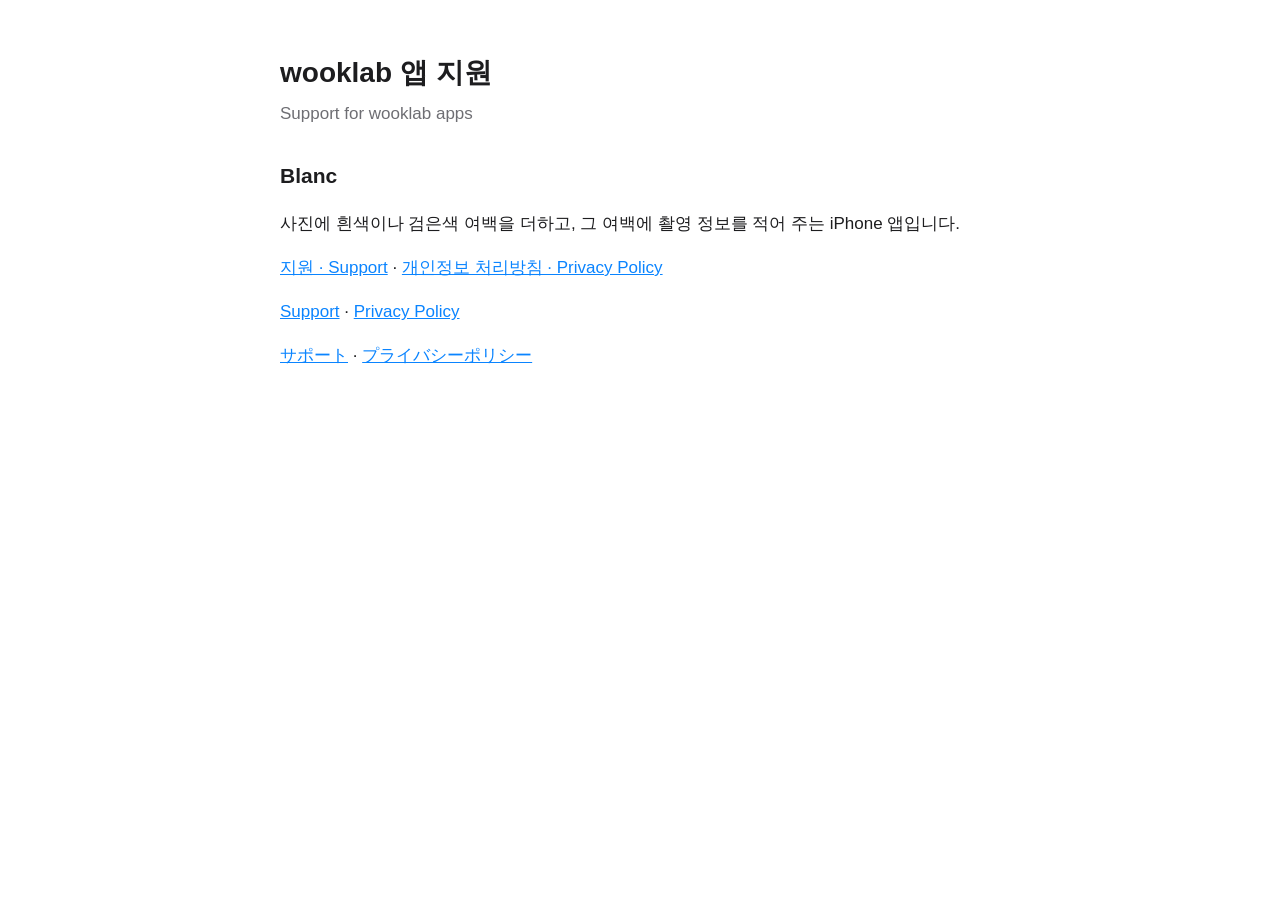
<file: index.html>
<!doctype html>
<html lang="ko">
<head>
<meta charset="utf-8">
<meta name="viewport" content="width=device-width, initial-scale=1">
<title>wooklab 앱 지원</title>
<link rel="stylesheet" href="style.css">
</head>
<body>
<main>
<h1>wooklab 앱 지원</h1>
<p class="meta">Support for wooklab apps</p>

<h2>Blanc</h2>
<p>사진에 흰색이나 검은색 여백을 더하고, 그 여백에 촬영 정보를 적어 주는 iPhone 앱입니다.</p>
<p><a href="blanc/">지원 · Support</a> · <a href="blanc/privacy.html">개인정보 처리방침 · Privacy Policy</a></p>
<p lang="en"><a href="blanc/en/">Support</a> · <a href="blanc/en/privacy.html">Privacy Policy</a></p>
<p lang="ja"><a href="blanc/ja/">サポート</a> · <a href="blanc/ja/privacy.html">プライバシーポリシー</a></p>
</main>
</body>
</html>
</file>
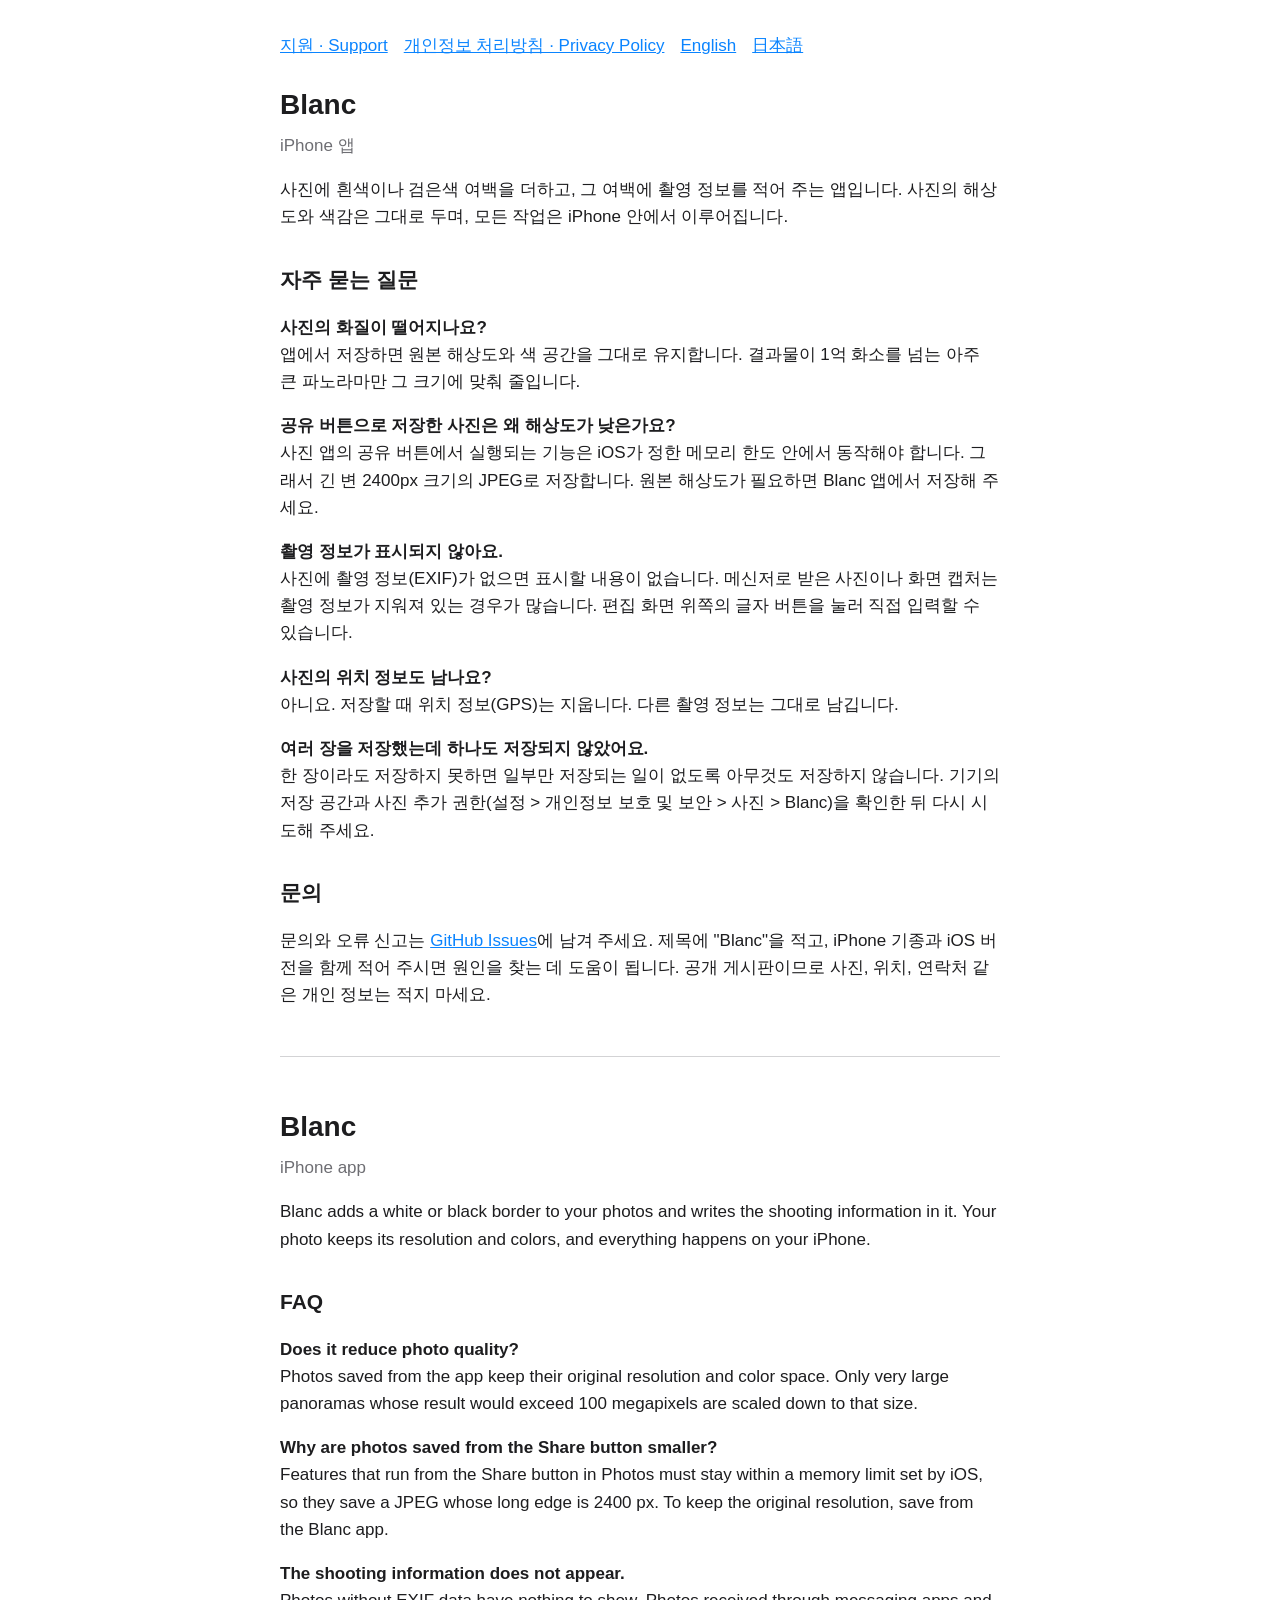
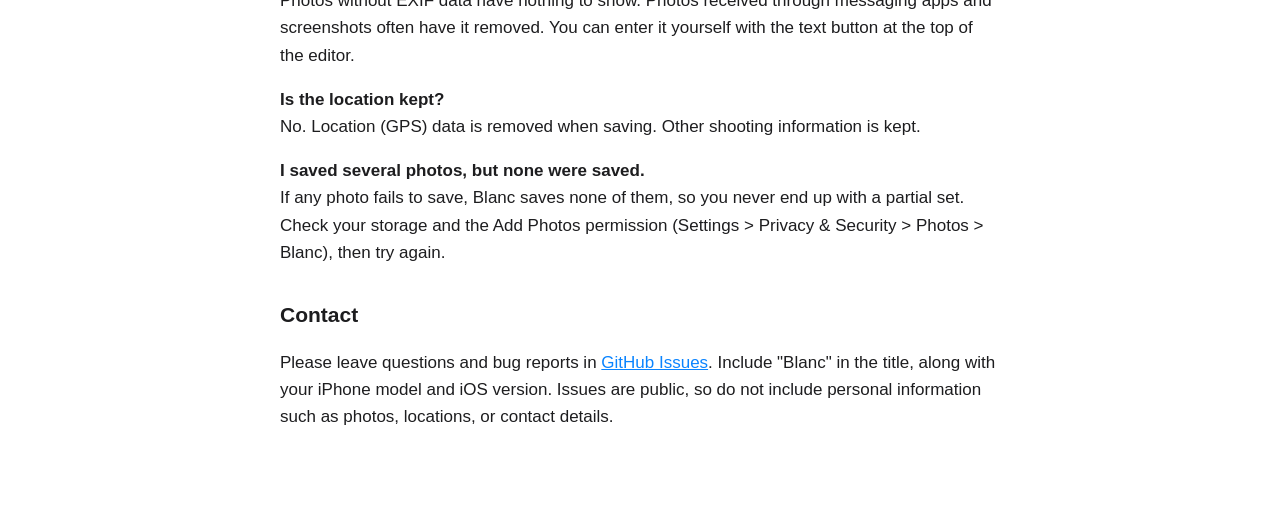
<file: blanc/index.html>
<!doctype html>
<html lang="ko">
<head>
<meta charset="utf-8">
<meta name="viewport" content="width=device-width, initial-scale=1">
<title>Blanc 지원</title>
<link rel="stylesheet" href="../style.css">
</head>
<body>
<main>
<nav><a href="index.html">지원 · Support</a><a href="privacy.html">개인정보 처리방침 · Privacy Policy</a><a href="en/" lang="en">English</a><a href="ja/" lang="ja">日本語</a></nav>

<h1>Blanc</h1>
<p class="meta">iPhone 앱</p>
<p>사진에 흰색이나 검은색 여백을 더하고, 그 여백에 촬영 정보를 적어 주는 앱입니다. 사진의 해상도와 색감은 그대로 두며, 모든 작업은 iPhone 안에서 이루어집니다.</p>

<h2>자주 묻는 질문</h2>
<p><strong>사진의 화질이 떨어지나요?</strong><br>
앱에서 저장하면 원본 해상도와 색 공간을 그대로 유지합니다. 결과물이 1억 화소를 넘는 아주 큰 파노라마만 그 크기에 맞춰 줄입니다.</p>
<p><strong>공유 버튼으로 저장한 사진은 왜 해상도가 낮은가요?</strong><br>
사진 앱의 공유 버튼에서 실행되는 기능은 iOS가 정한 메모리 한도 안에서 동작해야 합니다. 그래서 긴 변 2400px 크기의 JPEG로 저장합니다. 원본 해상도가 필요하면 Blanc 앱에서 저장해 주세요.</p>
<p><strong>촬영 정보가 표시되지 않아요.</strong><br>
사진에 촬영 정보(EXIF)가 없으면 표시할 내용이 없습니다. 메신저로 받은 사진이나 화면 캡처는 촬영 정보가 지워져 있는 경우가 많습니다. 편집 화면 위쪽의 글자 버튼을 눌러 직접 입력할 수 있습니다.</p>
<p><strong>사진의 위치 정보도 남나요?</strong><br>
아니요. 저장할 때 위치 정보(GPS)는 지웁니다. 다른 촬영 정보는 그대로 남깁니다.</p>
<p><strong>여러 장을 저장했는데 하나도 저장되지 않았어요.</strong><br>
한 장이라도 저장하지 못하면 일부만 저장되는 일이 없도록 아무것도 저장하지 않습니다. 기기의 저장 공간과 사진 추가 권한(설정 &gt; 개인정보 보호 및 보안 &gt; 사진 &gt; Blanc)을 확인한 뒤 다시 시도해 주세요.</p>

<h2>문의</h2>
<p>문의와 오류 신고는 <a href="https://github.com/wooklab/app-support/issues">GitHub Issues</a>에 남겨 주세요. 제목에 "Blanc"을 적고, iPhone 기종과 iOS 버전을 함께 적어 주시면 원인을 찾는 데 도움이 됩니다. 공개 게시판이므로 사진, 위치, 연락처 같은 개인 정보는 적지 마세요.</p>

<hr>

<h1 lang="en">Blanc</h1>
<p class="meta" lang="en">iPhone app</p>
<p lang="en">Blanc adds a white or black border to your photos and writes the shooting information in it. Your photo keeps its resolution and colors, and everything happens on your iPhone.</p>

<h2 lang="en">FAQ</h2>
<p lang="en"><strong>Does it reduce photo quality?</strong><br>
Photos saved from the app keep their original resolution and color space. Only very large panoramas whose result would exceed 100 megapixels are scaled down to that size.</p>
<p lang="en"><strong>Why are photos saved from the Share button smaller?</strong><br>
Features that run from the Share button in Photos must stay within a memory limit set by iOS, so they save a JPEG whose long edge is 2400 px. To keep the original resolution, save from the Blanc app.</p>
<p lang="en"><strong>The shooting information does not appear.</strong><br>
Photos without EXIF data have nothing to show. Photos received through messaging apps and screenshots often have it removed. You can enter it yourself with the text button at the top of the editor.</p>
<p lang="en"><strong>Is the location kept?</strong><br>
No. Location (GPS) data is removed when saving. Other shooting information is kept.</p>
<p lang="en"><strong>I saved several photos, but none were saved.</strong><br>
If any photo fails to save, Blanc saves none of them, so you never end up with a partial set. Check your storage and the Add Photos permission (Settings &gt; Privacy &amp; Security &gt; Photos &gt; Blanc), then try again.</p>

<h2 lang="en">Contact</h2>
<p lang="en">Please leave questions and bug reports in <a href="https://github.com/wooklab/app-support/issues">GitHub Issues</a>. Include "Blanc" in the title, along with your iPhone model and iOS version. Issues are public, so do not include personal information such as photos, locations, or contact details.</p>
</main>
</body>
</html>
</file>
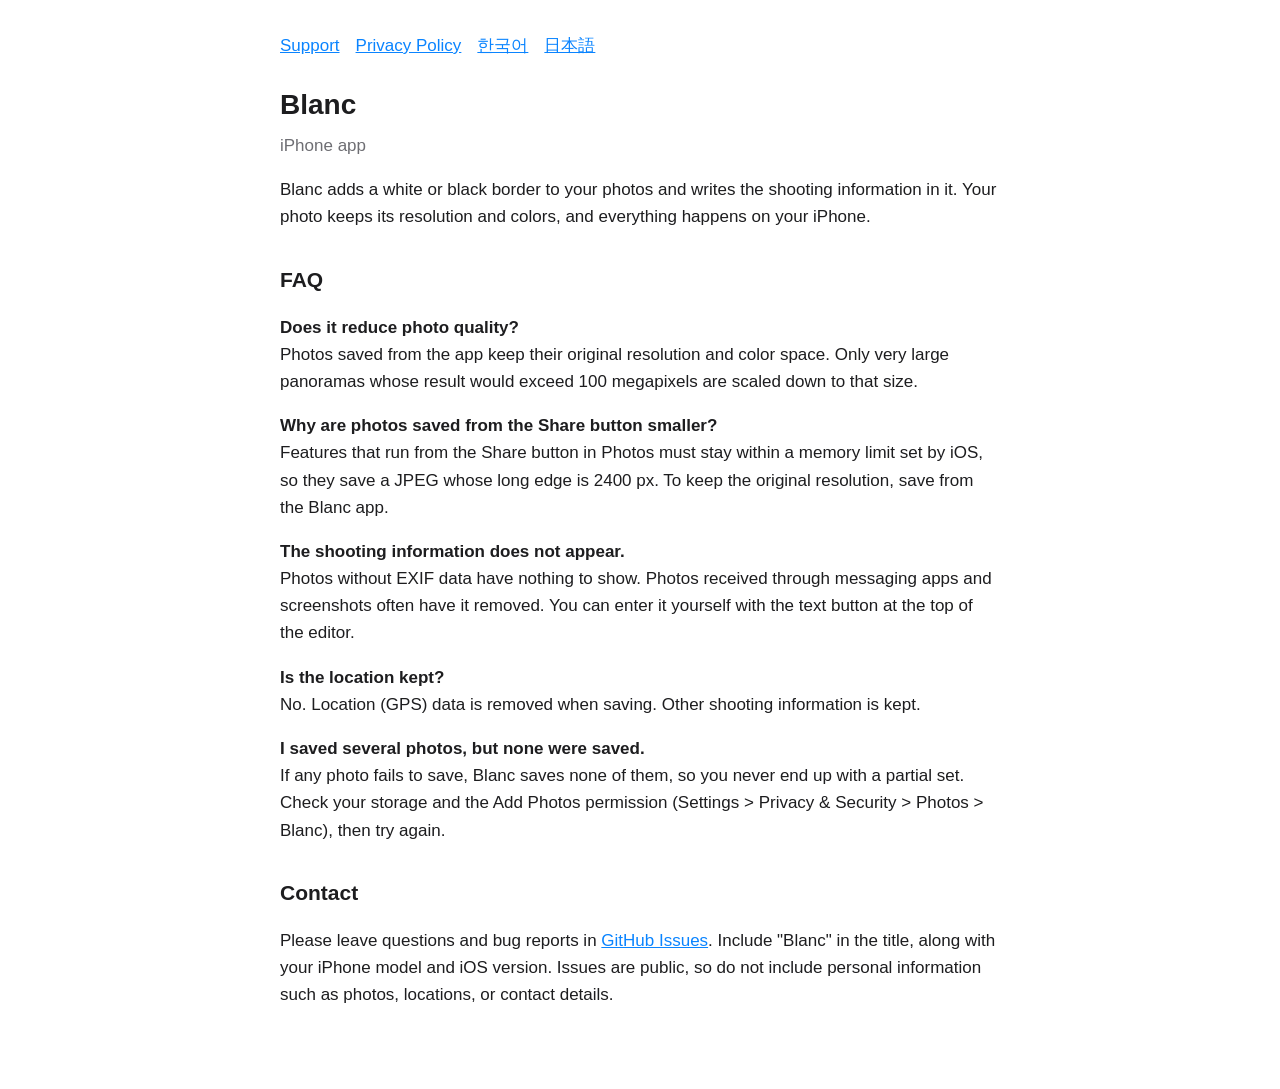
<file: blanc/en/index.html>
<!doctype html>
<html lang="en">
<head>
<meta charset="utf-8">
<meta name="viewport" content="width=device-width, initial-scale=1">
<title>Blanc Support</title>
<link rel="stylesheet" href="../../style.css">
</head>
<body>
<main>
<nav><a href="index.html">Support</a><a href="privacy.html">Privacy Policy</a><a href="../" lang="ko">한국어</a><a href="../ja/" lang="ja">日本語</a></nav>

<h1>Blanc</h1>
<p class="meta">iPhone app</p>
<p>Blanc adds a white or black border to your photos and writes the shooting information in it. Your photo keeps its resolution and colors, and everything happens on your iPhone.</p>

<h2>FAQ</h2>
<p><strong>Does it reduce photo quality?</strong><br>
Photos saved from the app keep their original resolution and color space. Only very large panoramas whose result would exceed 100 megapixels are scaled down to that size.</p>
<p><strong>Why are photos saved from the Share button smaller?</strong><br>
Features that run from the Share button in Photos must stay within a memory limit set by iOS, so they save a JPEG whose long edge is 2400 px. To keep the original resolution, save from the Blanc app.</p>
<p><strong>The shooting information does not appear.</strong><br>
Photos without EXIF data have nothing to show. Photos received through messaging apps and screenshots often have it removed. You can enter it yourself with the text button at the top of the editor.</p>
<p><strong>Is the location kept?</strong><br>
No. Location (GPS) data is removed when saving. Other shooting information is kept.</p>
<p><strong>I saved several photos, but none were saved.</strong><br>
If any photo fails to save, Blanc saves none of them, so you never end up with a partial set. Check your storage and the Add Photos permission (Settings &gt; Privacy &amp; Security &gt; Photos &gt; Blanc), then try again.</p>

<h2>Contact</h2>
<p>Please leave questions and bug reports in <a href="https://github.com/wooklab/app-support/issues">GitHub Issues</a>. Include "Blanc" in the title, along with your iPhone model and iOS version. Issues are public, so do not include personal information such as photos, locations, or contact details.</p>
</main>
</body>
</html>
</file>
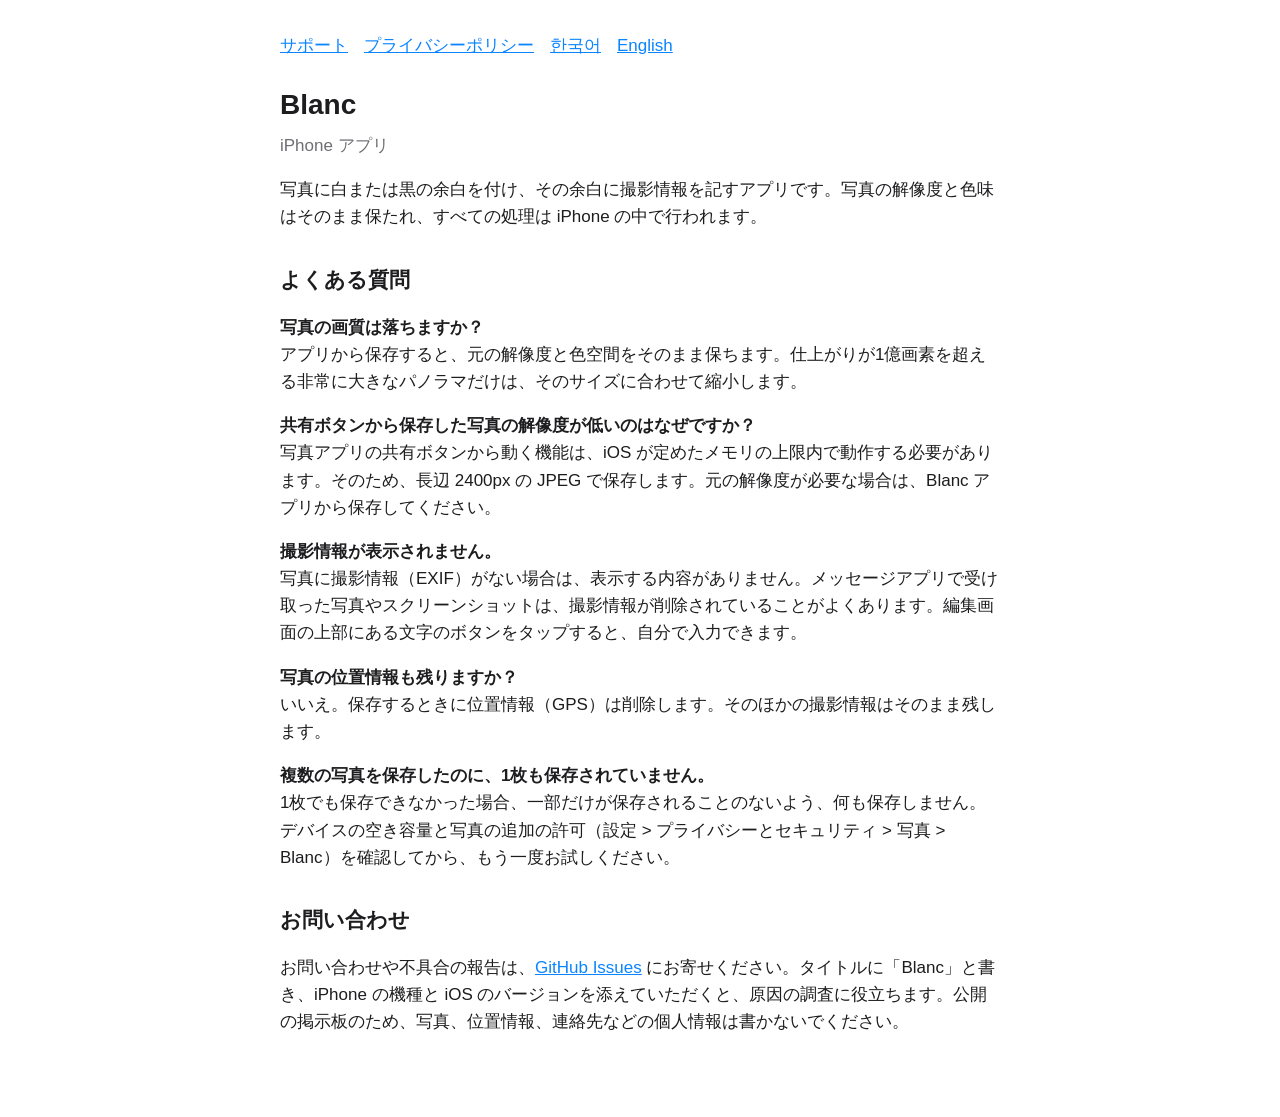
<file: blanc/ja/index.html>
<!doctype html>
<html lang="ja">
<head>
<meta charset="utf-8">
<meta name="viewport" content="width=device-width, initial-scale=1">
<title>Blanc サポート</title>
<link rel="stylesheet" href="../../style.css">
</head>
<body>
<main>
<nav><a href="index.html">サポート</a><a href="privacy.html">プライバシーポリシー</a><a href="../" lang="ko">한국어</a><a href="../en/" lang="en">English</a></nav>

<h1>Blanc</h1>
<p class="meta">iPhone アプリ</p>
<p>写真に白または黒の余白を付け、その余白に撮影情報を記すアプリです。写真の解像度と色味はそのまま保たれ、すべての処理は iPhone の中で行われます。</p>

<h2>よくある質問</h2>
<p><strong>写真の画質は落ちますか？</strong><br>
アプリから保存すると、元の解像度と色空間をそのまま保ちます。仕上がりが1億画素を超える非常に大きなパノラマだけは、そのサイズに合わせて縮小します。</p>
<p><strong>共有ボタンから保存した写真の解像度が低いのはなぜですか？</strong><br>
写真アプリの共有ボタンから動く機能は、iOS が定めたメモリの上限内で動作する必要があります。そのため、長辺 2400px の JPEG で保存します。元の解像度が必要な場合は、Blanc アプリから保存してください。</p>
<p><strong>撮影情報が表示されません。</strong><br>
写真に撮影情報（EXIF）がない場合は、表示する内容がありません。メッセージアプリで受け取った写真やスクリーンショットは、撮影情報が削除されていることがよくあります。編集画面の上部にある文字のボタンをタップすると、自分で入力できます。</p>
<p><strong>写真の位置情報も残りますか？</strong><br>
いいえ。保存するときに位置情報（GPS）は削除します。そのほかの撮影情報はそのまま残します。</p>
<p><strong>複数の写真を保存したのに、1枚も保存されていません。</strong><br>
1枚でも保存できなかった場合、一部だけが保存されることのないよう、何も保存しません。デバイスの空き容量と写真の追加の許可（設定 &gt; プライバシーとセキュリティ &gt; 写真 &gt; Blanc）を確認してから、もう一度お試しください。</p>

<h2>お問い合わせ</h2>
<p>お問い合わせや不具合の報告は、<a href="https://github.com/wooklab/app-support/issues">GitHub Issues</a> にお寄せください。タイトルに「Blanc」と書き、iPhone の機種と iOS のバージョンを添えていただくと、原因の調査に役立ちます。公開の掲示板のため、写真、位置情報、連絡先などの個人情報は書かないでください。</p>
</main>
</body>
</html>
</file>
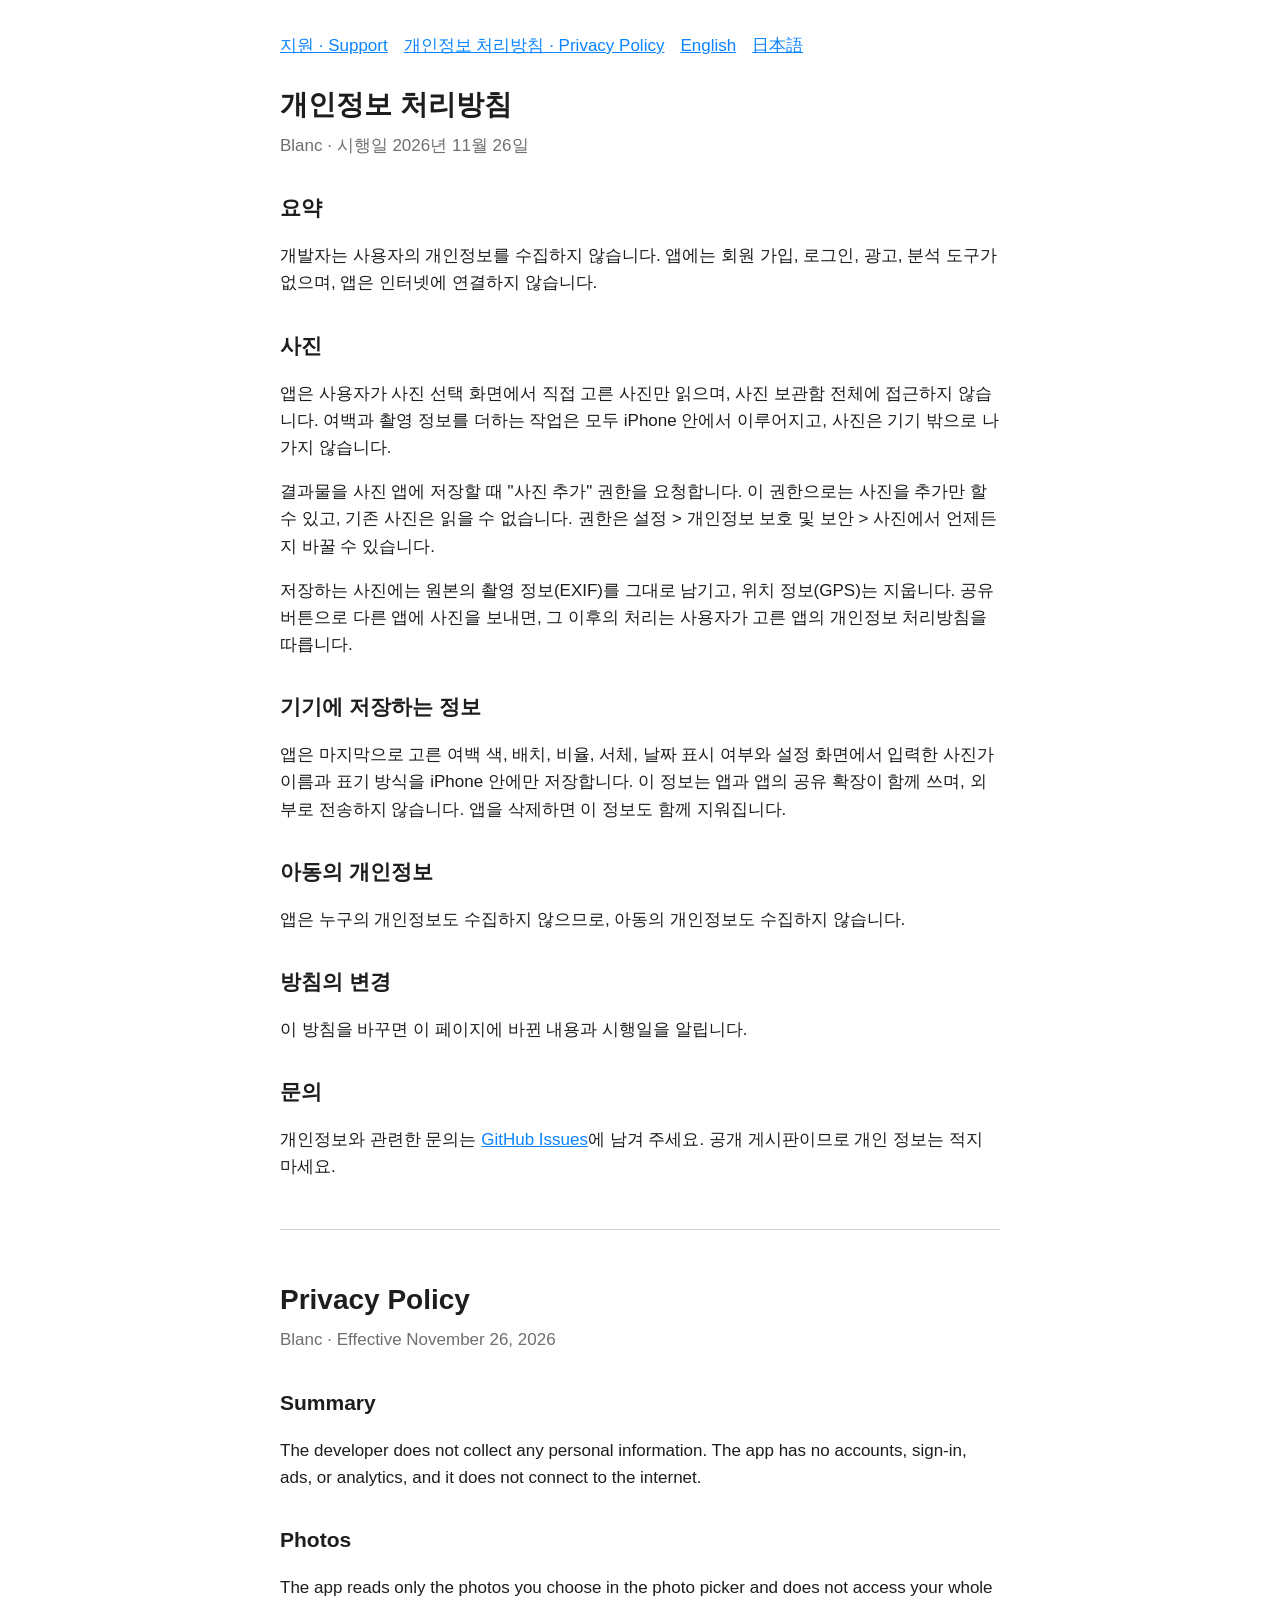
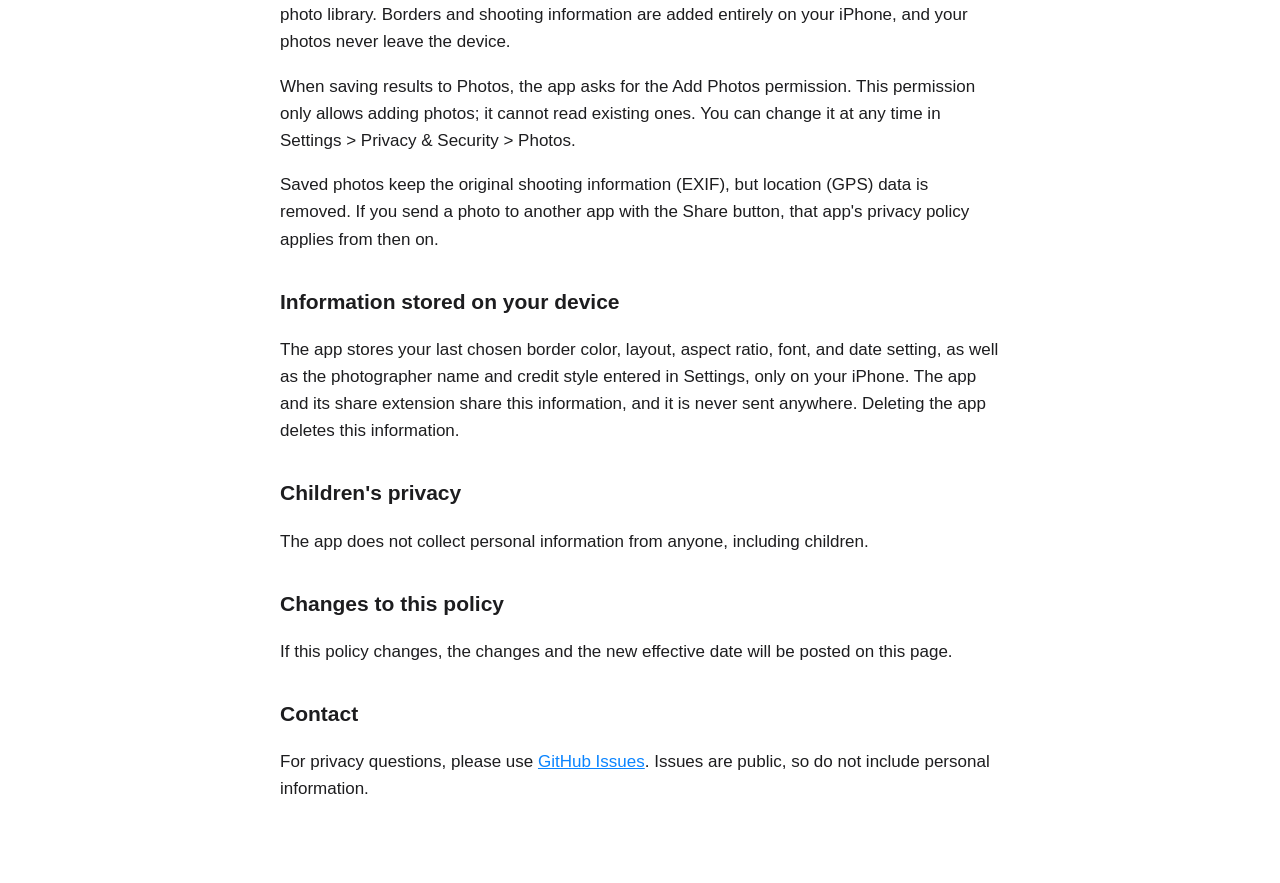
<file: blanc/privacy.html>
<!doctype html>
<html lang="ko">
<head>
<meta charset="utf-8">
<meta name="viewport" content="width=device-width, initial-scale=1">
<title>Blanc 개인정보 처리방침</title>
<link rel="stylesheet" href="../style.css">
</head>
<body>
<main>
<nav><a href="index.html">지원 · Support</a><a href="privacy.html">개인정보 처리방침 · Privacy Policy</a><a href="en/privacy.html" lang="en">English</a><a href="ja/privacy.html" lang="ja">日本語</a></nav>

<h1>개인정보 처리방침</h1>
<p class="meta">Blanc · 시행일 2026년 11월 26일</p>

<h2>요약</h2>
<p>개발자는 사용자의 개인정보를 수집하지 않습니다. 앱에는 회원 가입, 로그인, 광고, 분석 도구가 없으며, 앱은 인터넷에 연결하지 않습니다.</p>

<h2>사진</h2>
<p>앱은 사용자가 사진 선택 화면에서 직접 고른 사진만 읽으며, 사진 보관함 전체에 접근하지 않습니다. 여백과 촬영 정보를 더하는 작업은 모두 iPhone 안에서 이루어지고, 사진은 기기 밖으로 나가지 않습니다.</p>
<p>결과물을 사진 앱에 저장할 때 "사진 추가" 권한을 요청합니다. 이 권한으로는 사진을 추가만 할 수 있고, 기존 사진은 읽을 수 없습니다. 권한은 설정 &gt; 개인정보 보호 및 보안 &gt; 사진에서 언제든지 바꿀 수 있습니다.</p>
<p>저장하는 사진에는 원본의 촬영 정보(EXIF)를 그대로 남기고, 위치 정보(GPS)는 지웁니다. 공유 버튼으로 다른 앱에 사진을 보내면, 그 이후의 처리는 사용자가 고른 앱의 개인정보 처리방침을 따릅니다.</p>

<h2>기기에 저장하는 정보</h2>
<p>앱은 마지막으로 고른 여백 색, 배치, 비율, 서체, 날짜 표시 여부와 설정 화면에서 입력한 사진가 이름과 표기 방식을 iPhone 안에만 저장합니다. 이 정보는 앱과 앱의 공유 확장이 함께 쓰며, 외부로 전송하지 않습니다. 앱을 삭제하면 이 정보도 함께 지워집니다.</p>

<h2>아동의 개인정보</h2>
<p>앱은 누구의 개인정보도 수집하지 않으므로, 아동의 개인정보도 수집하지 않습니다.</p>

<h2>방침의 변경</h2>
<p>이 방침을 바꾸면 이 페이지에 바뀐 내용과 시행일을 알립니다.</p>

<h2>문의</h2>
<p>개인정보와 관련한 문의는 <a href="https://github.com/wooklab/app-support/issues">GitHub Issues</a>에 남겨 주세요. 공개 게시판이므로 개인 정보는 적지 마세요.</p>

<hr>

<h1 lang="en">Privacy Policy</h1>
<p class="meta" lang="en">Blanc · Effective November 26, 2026</p>

<h2 lang="en">Summary</h2>
<p lang="en">The developer does not collect any personal information. The app has no accounts, sign-in, ads, or analytics, and it does not connect to the internet.</p>

<h2 lang="en">Photos</h2>
<p lang="en">The app reads only the photos you choose in the photo picker and does not access your whole photo library. Borders and shooting information are added entirely on your iPhone, and your photos never leave the device.</p>
<p lang="en">When saving results to Photos, the app asks for the Add Photos permission. This permission only allows adding photos; it cannot read existing ones. You can change it at any time in Settings &gt; Privacy &amp; Security &gt; Photos.</p>
<p lang="en">Saved photos keep the original shooting information (EXIF), but location (GPS) data is removed. If you send a photo to another app with the Share button, that app's privacy policy applies from then on.</p>

<h2 lang="en">Information stored on your device</h2>
<p lang="en">The app stores your last chosen border color, layout, aspect ratio, font, and date setting, as well as the photographer name and credit style entered in Settings, only on your iPhone. The app and its share extension share this information, and it is never sent anywhere. Deleting the app deletes this information.</p>

<h2 lang="en">Children's privacy</h2>
<p lang="en">The app does not collect personal information from anyone, including children.</p>

<h2 lang="en">Changes to this policy</h2>
<p lang="en">If this policy changes, the changes and the new effective date will be posted on this page.</p>

<h2 lang="en">Contact</h2>
<p lang="en">For privacy questions, please use <a href="https://github.com/wooklab/app-support/issues">GitHub Issues</a>. Issues are public, so do not include personal information.</p>
</main>
</body>
</html>
</file>
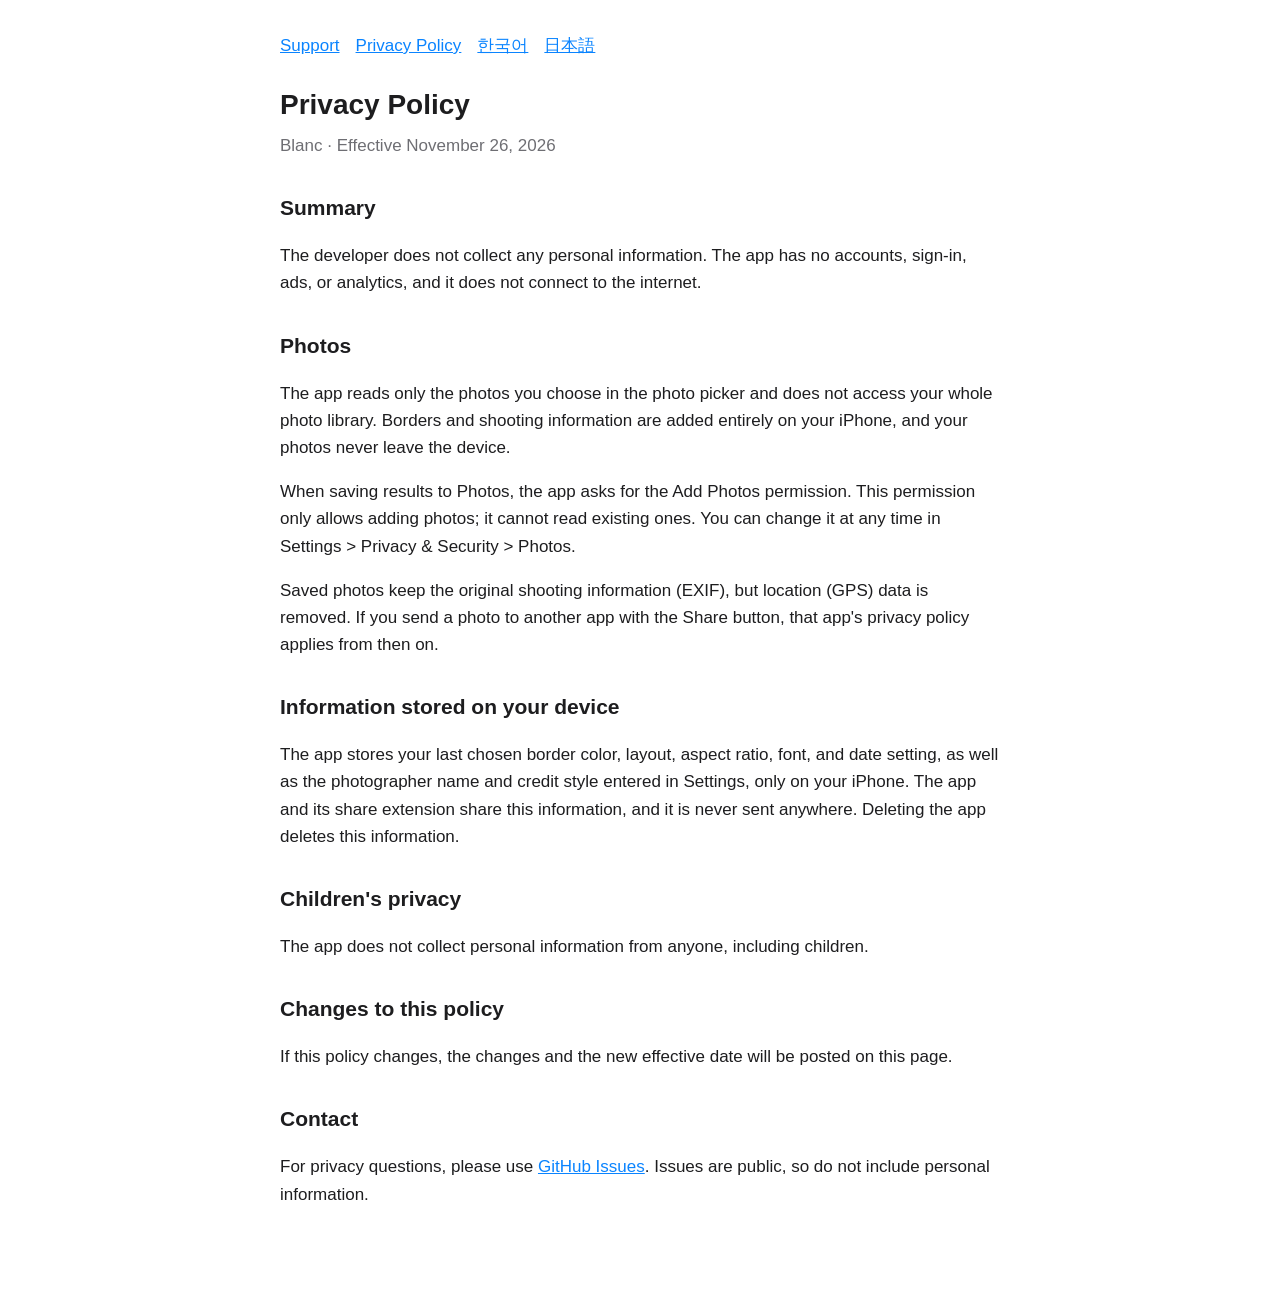
<file: blanc/en/privacy.html>
<!doctype html>
<html lang="en">
<head>
<meta charset="utf-8">
<meta name="viewport" content="width=device-width, initial-scale=1">
<title>Blanc Privacy Policy</title>
<link rel="stylesheet" href="../../style.css">
</head>
<body>
<main>
<nav><a href="index.html">Support</a><a href="privacy.html">Privacy Policy</a><a href="../privacy.html" lang="ko">한국어</a><a href="../ja/privacy.html" lang="ja">日本語</a></nav>

<h1>Privacy Policy</h1>
<p class="meta">Blanc · Effective November 26, 2026</p>

<h2>Summary</h2>
<p>The developer does not collect any personal information. The app has no accounts, sign-in, ads, or analytics, and it does not connect to the internet.</p>

<h2>Photos</h2>
<p>The app reads only the photos you choose in the photo picker and does not access your whole photo library. Borders and shooting information are added entirely on your iPhone, and your photos never leave the device.</p>
<p>When saving results to Photos, the app asks for the Add Photos permission. This permission only allows adding photos; it cannot read existing ones. You can change it at any time in Settings &gt; Privacy &amp; Security &gt; Photos.</p>
<p>Saved photos keep the original shooting information (EXIF), but location (GPS) data is removed. If you send a photo to another app with the Share button, that app's privacy policy applies from then on.</p>

<h2>Information stored on your device</h2>
<p>The app stores your last chosen border color, layout, aspect ratio, font, and date setting, as well as the photographer name and credit style entered in Settings, only on your iPhone. The app and its share extension share this information, and it is never sent anywhere. Deleting the app deletes this information.</p>

<h2>Children's privacy</h2>
<p>The app does not collect personal information from anyone, including children.</p>

<h2>Changes to this policy</h2>
<p>If this policy changes, the changes and the new effective date will be posted on this page.</p>

<h2>Contact</h2>
<p>For privacy questions, please use <a href="https://github.com/wooklab/app-support/issues">GitHub Issues</a>. Issues are public, so do not include personal information.</p>
</main>
</body>
</html>
</file>
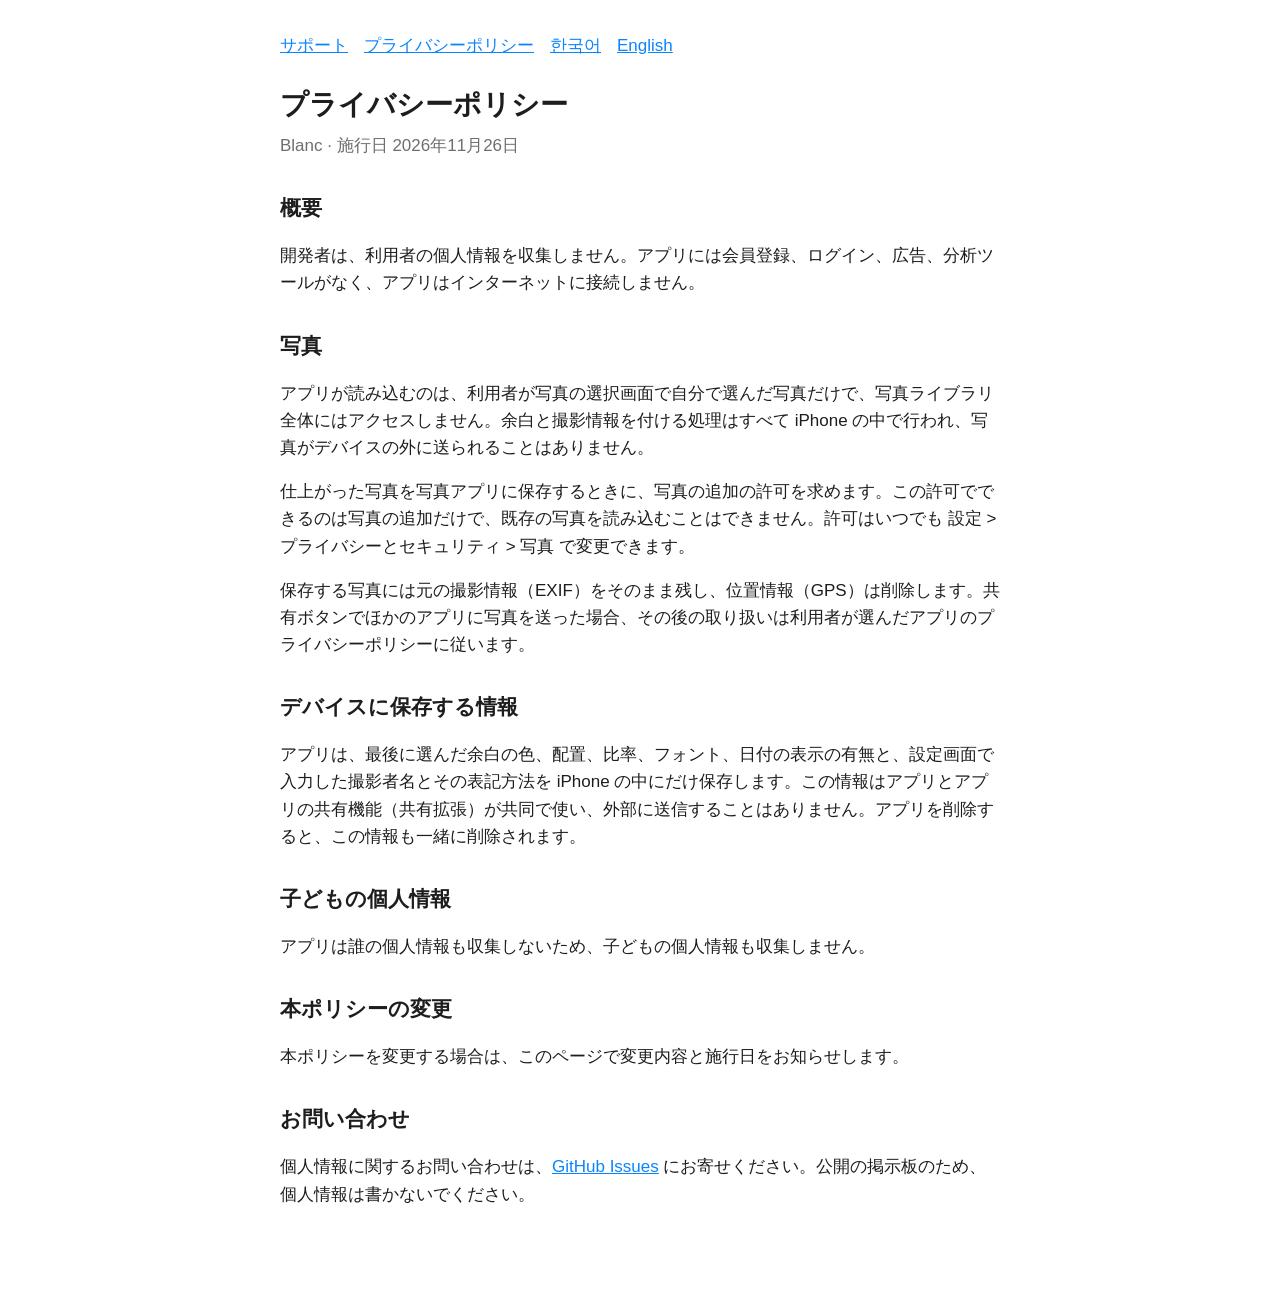
<file: blanc/ja/privacy.html>
<!doctype html>
<html lang="ja">
<head>
<meta charset="utf-8">
<meta name="viewport" content="width=device-width, initial-scale=1">
<title>Blanc プライバシーポリシー</title>
<link rel="stylesheet" href="../../style.css">
</head>
<body>
<main>
<nav><a href="index.html">サポート</a><a href="privacy.html">プライバシーポリシー</a><a href="../privacy.html" lang="ko">한국어</a><a href="../en/privacy.html" lang="en">English</a></nav>

<h1>プライバシーポリシー</h1>
<p class="meta">Blanc · 施行日 2026年11月26日</p>

<h2>概要</h2>
<p>開発者は、利用者の個人情報を収集しません。アプリには会員登録、ログイン、広告、分析ツールがなく、アプリはインターネットに接続しません。</p>

<h2>写真</h2>
<p>アプリが読み込むのは、利用者が写真の選択画面で自分で選んだ写真だけで、写真ライブラリ全体にはアクセスしません。余白と撮影情報を付ける処理はすべて iPhone の中で行われ、写真がデバイスの外に送られることはありません。</p>
<p>仕上がった写真を写真アプリに保存するときに、写真の追加の許可を求めます。この許可でできるのは写真の追加だけで、既存の写真を読み込むことはできません。許可はいつでも 設定 &gt; プライバシーとセキュリティ &gt; 写真 で変更できます。</p>
<p>保存する写真には元の撮影情報（EXIF）をそのまま残し、位置情報（GPS）は削除します。共有ボタンでほかのアプリに写真を送った場合、その後の取り扱いは利用者が選んだアプリのプライバシーポリシーに従います。</p>

<h2>デバイスに保存する情報</h2>
<p>アプリは、最後に選んだ余白の色、配置、比率、フォント、日付の表示の有無と、設定画面で入力した撮影者名とその表記方法を iPhone の中にだけ保存します。この情報はアプリとアプリの共有機能（共有拡張）が共同で使い、外部に送信することはありません。アプリを削除すると、この情報も一緒に削除されます。</p>

<h2>子どもの個人情報</h2>
<p>アプリは誰の個人情報も収集しないため、子どもの個人情報も収集しません。</p>

<h2>本ポリシーの変更</h2>
<p>本ポリシーを変更する場合は、このページで変更内容と施行日をお知らせします。</p>

<h2>お問い合わせ</h2>
<p>個人情報に関するお問い合わせは、<a href="https://github.com/wooklab/app-support/issues">GitHub Issues</a> にお寄せください。公開の掲示板のため、個人情報は書かないでください。</p>
</main>
</body>
</html>
</file>
<file: style.css>
:root { color-scheme: light dark; --text: #1d1d1f; --muted: #6e6e73; --bg: #ffffff; --accent: #0a84ff; }
@media (prefers-color-scheme: dark) { :root { --text: #f5f5f7; --muted: #a1a1a6; --bg: #000000; } }
body { margin: 0; background: var(--bg); color: var(--text); font: 17px/1.6 -apple-system, BlinkMacSystemFont, "Apple SD Gothic Neo", sans-serif; }
main { max-width: 720px; margin: 0 auto; padding: 32px 16px 64px; }
h1 { font-size: 28px; margin-bottom: 4px; }
h2 { font-size: 21px; margin-top: 32px; }
p.meta { color: var(--muted); margin-top: 0; }
a { color: var(--accent); }
nav { display: flex; flex-wrap: wrap; gap: 4px 16px; margin-bottom: 24px; }
nav a { white-space: nowrap; }
hr { border: none; border-top: 1px solid var(--muted); opacity: 0.3; margin: 48px 0; }
</file>
